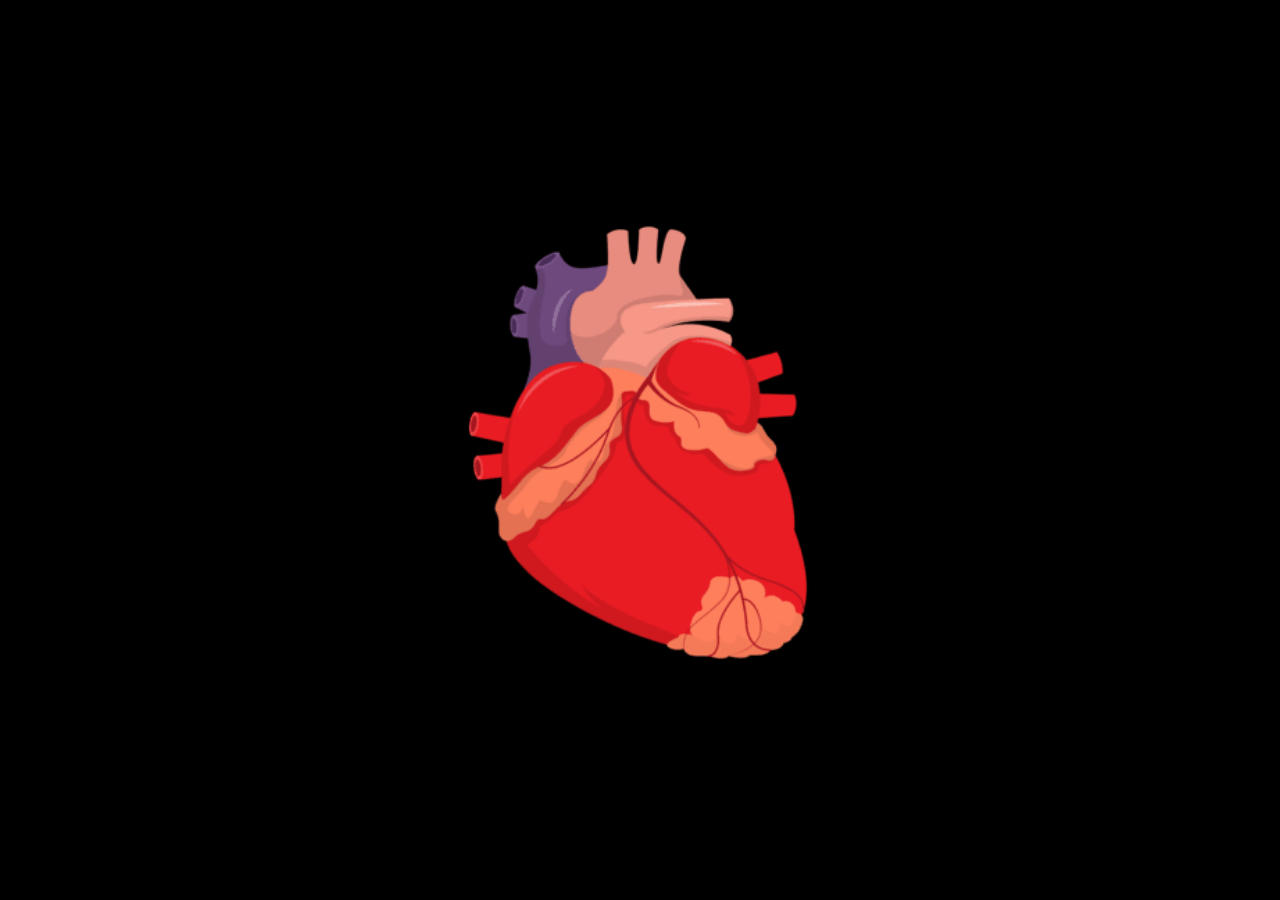
<file: index.html>
<!DOCTYPE html>
<html lang="en">
<head>
  <meta charset="UTF-8" />
  <meta name="viewport" content="width=device-width, initial-scale=1.0" />
  <title>Heart Break</title>
  <link rel="stylesheet" href="style.css" />
</head>
<body>
  <div class="heart-container">
    <img class="heart" src="heart.png" alt="Heart" />
  </div>
  <script>
    window.addEventListener("DOMContentLoaded", () => {
      setTimeout(() => {
        window.location.href = "broken.html";
      }, 2000); // redirect after 3 seconds
    });
  </script>
</body>
</html>
</file>
<file: style.css>
body {
  margin: 0;
  padding: 0;
  background-color: #000;
  display: flex;
  justify-content: center;
  align-items: center;
  height: 100vh ; /* Important for vertical centering */
}

.heart-container {
  display: flex;
  justify-content: center;
  align-items: center;
  animation: shake 1s infinite alternate;
}

.heart {
  width: 500px;
  height: auto;
  animation: pulse 1s ease-in-out infinite;
}

/* Heart Beat Animation */
@keyframes pulse {
  0%, 100% {
    transform: scale(1);
  }
  50% {
    transform: scale(1.2);
  }
}

/* Shake Animation */
@keyframes shake {
  0% {
    transform: translateX(0px);
  }
  100% {
    transform: translateX(5px);
  }
}

/* Responsive adjustments for mobile */
@media (max-width: 600px) {
  .heart {
    width: 450px;
  }
  
}
</file>
